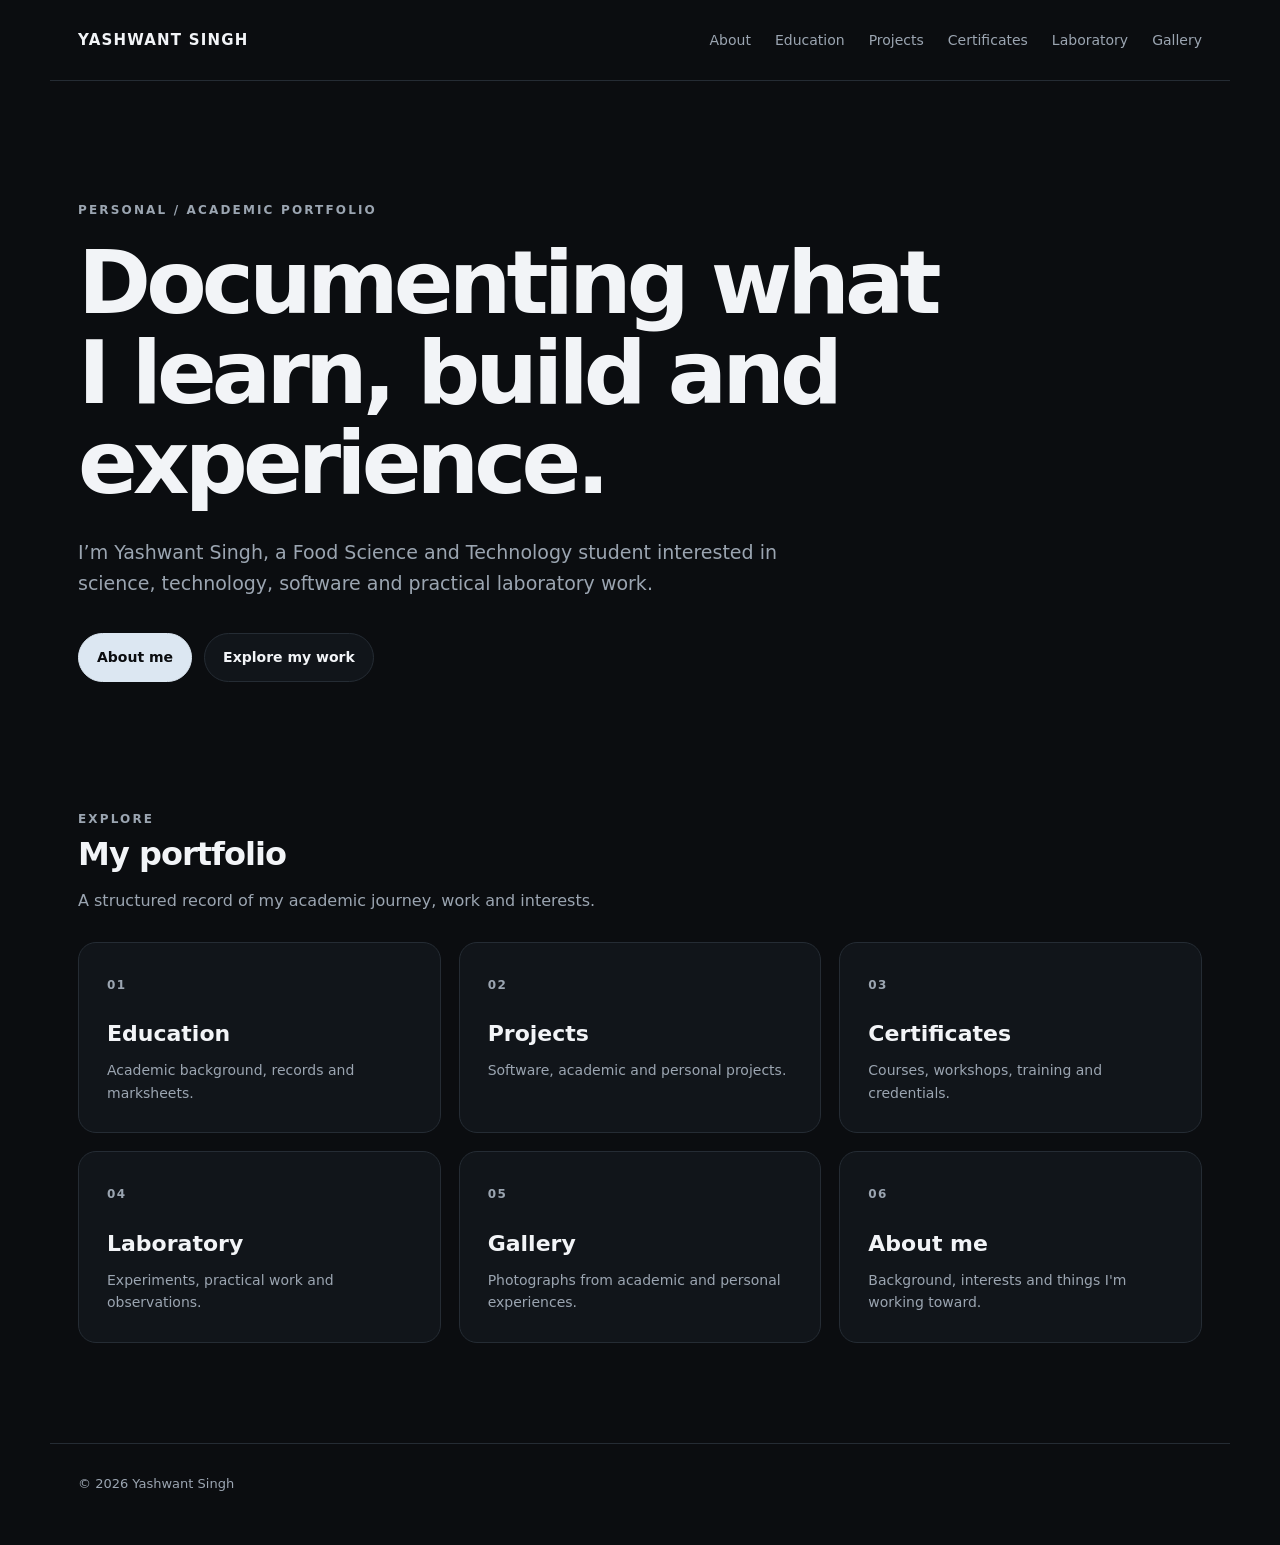
<file: index.html>
<!DOCTYPE html>
<html lang="en">
<head>
  <meta charset="UTF-8">
  <meta name="viewport" content="width=device-width, initial-scale=1.0">

  <meta
    name="description"
    content="Yashwant Singh — personal academic and professional portfolio."
  >

  <title>Yashwant Singh | Portfolio</title>

  <link rel="stylesheet" href="assets/css/style.css">
</head>

<body>

  <header class="site-header">
    <a class="brand" href="./">YASHWANT SINGH</a>

    <nav class="nav" aria-label="Main navigation">
      <a href="about/">About</a>
      <a href="education/">Education</a>
      <a href="projects/">Projects</a>
      <a href="certificates/">Certificates</a>
      <a href="laboratory/">Laboratory</a>
      <a href="gallery/">Gallery</a>
    </nav>
  </header>

  <main>

    <section class="hero">

      <p class="eyebrow">PERSONAL / ACADEMIC PORTFOLIO</p>

      <h1>
        Documenting what I learn, build and experience.
      </h1>

      <p class="hero-description">
        I’m Yashwant Singh, a Food Science and Technology student
        interested in science, technology, software and practical
        laboratory work.
      </p>

      <div class="hero-actions">
        <a class="button primary" href="about/">
          About me
        </a>

        <a class="button" href="projects/">
          Explore my work
        </a>
      </div>

    </section>

    <section class="section">

      <div class="section-heading">
        <p class="eyebrow">EXPLORE</p>
        <h2>My portfolio</h2>
        <p>
          A structured record of my academic journey, work and interests.
        </p>
      </div>

      <div class="cards">

        <a class="card" href="education/">
          <span class="card-number">01</span>
          <h3>Education</h3>
          <p>
            Academic background, records and marksheets.
          </p>
        </a>

        <a class="card" href="projects/">
          <span class="card-number">02</span>
          <h3>Projects</h3>
          <p>
            Software, academic and personal projects.
          </p>
        </a>

        <a class="card" href="certificates/">
          <span class="card-number">03</span>
          <h3>Certificates</h3>
          <p>
            Courses, workshops, training and credentials.
          </p>
        </a>

        <a class="card" href="laboratory/">
          <span class="card-number">04</span>
          <h3>Laboratory</h3>
          <p>
            Experiments, practical work and observations.
          </p>
        </a>

        <a class="card" href="gallery/">
          <span class="card-number">05</span>
          <h3>Gallery</h3>
          <p>
            Photographs from academic and personal experiences.
          </p>
        </a>

        <a class="card" href="about/">
          <span class="card-number">06</span>
          <h3>About me</h3>
          <p>
            Background, interests and things I'm working toward.
          </p>
        </a>

      </div>

    </section>

  </main>

  <footer class="site-footer">
    © 2026 Yashwant Singh
  </footer>

</body>
</html>
</file>
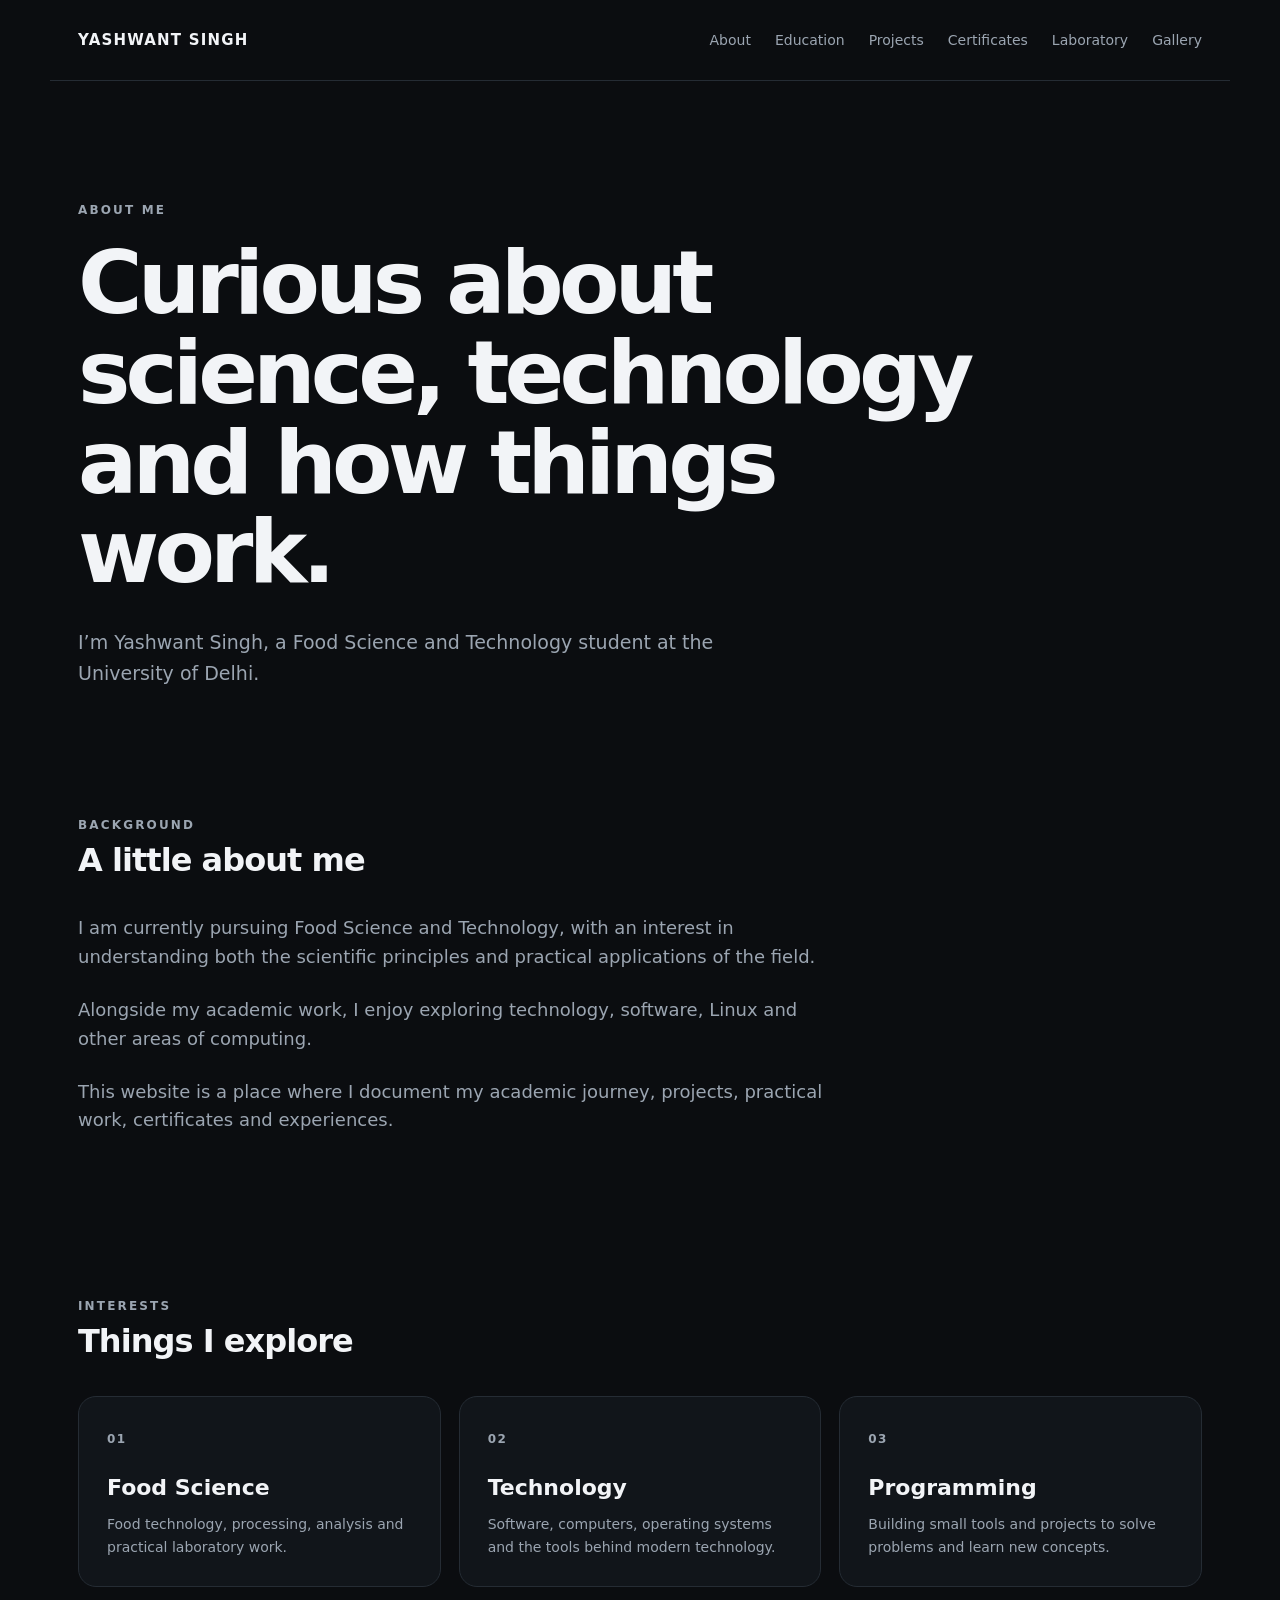
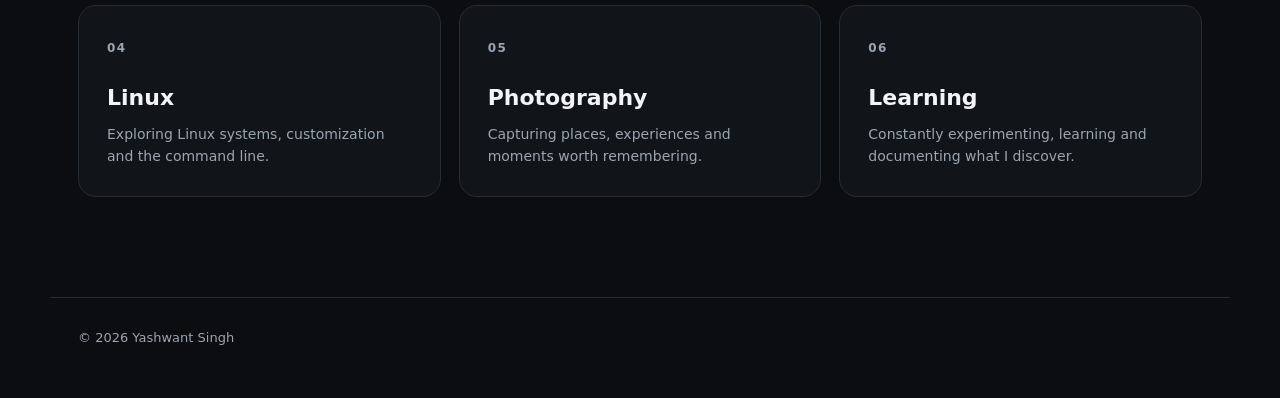
<file: about/index.html>
<!DOCTYPE html>
<html lang="en">
<head>
  <meta charset="UTF-8">
  <meta name="viewport" content="width=device-width, initial-scale=1.0">

  <meta
    name="description"
    content="About Yashwant Singh — background, interests and academic journey."
  >

  <title>About | Yashwant Singh</title>

  <link rel="stylesheet" href="../assets/css/style.css">
</head>

<body>

  <header class="site-header">
    <a class="brand" href="../">YASHWANT SINGH</a>

    <nav class="nav" aria-label="Main navigation">
      <a href="../about/">About</a>
      <a href="../education/">Education</a>
      <a href="../projects/">Projects</a>
      <a href="../certificates/">Certificates</a>
      <a href="../laboratory/">Laboratory</a>
      <a href="../gallery/">Gallery</a>
    </nav>
  </header>

  <main>

    <section class="hero">

      <p class="eyebrow">ABOUT ME</p>

      <h1>
        Curious about science,
        technology and how things work.
      </h1>

      <p class="hero-description">
        I’m Yashwant Singh, a Food Science and Technology student
        at the University of Delhi.
      </p>

    </section>

    <section class="section">

      <div class="section-heading">
        <p class="eyebrow">BACKGROUND</p>
        <h2>A little about me</h2>
      </div>

      <div class="about-text">

        <p>
          I am currently pursuing Food Science and Technology,
          with an interest in understanding both the scientific
          principles and practical applications of the field.
        </p>

        <p>
          Alongside my academic work, I enjoy exploring technology,
          software, Linux and other areas of computing.
        </p>

        <p>
          This website is a place where I document my academic
          journey, projects, practical work, certificates and
          experiences.
        </p>

      </div>

    </section>

    <section class="section">

      <div class="section-heading">
        <p class="eyebrow">INTERESTS</p>
        <h2>Things I explore</h2>
      </div>

      <div class="cards">

        <article class="card">
          <span class="card-number">01</span>
          <h3>Food Science</h3>
          <p>
            Food technology, processing, analysis and practical
            laboratory work.
          </p>
        </article>

        <article class="card">
          <span class="card-number">02</span>
          <h3>Technology</h3>
          <p>
            Software, computers, operating systems and the tools
            behind modern technology.
          </p>
        </article>

        <article class="card">
          <span class="card-number">03</span>
          <h3>Programming</h3>
          <p>
            Building small tools and projects to solve problems
            and learn new concepts.
          </p>
        </article>

        <article class="card">
          <span class="card-number">04</span>
          <h3>Linux</h3>
          <p>
            Exploring Linux systems, customization and the
            command line.
          </p>
        </article>

        <article class="card">
          <span class="card-number">05</span>
          <h3>Photography</h3>
          <p>
            Capturing places, experiences and moments worth
            remembering.
          </p>
        </article>

        <article class="card">
          <span class="card-number">06</span>
          <h3>Learning</h3>
          <p>
            Constantly experimenting, learning and documenting
            what I discover.
          </p>
        </article>

      </div>

    </section>

  </main>

  <footer class="site-footer">
    © 2026 Yashwant Singh
  </footer>

</body>
</html>
</file>
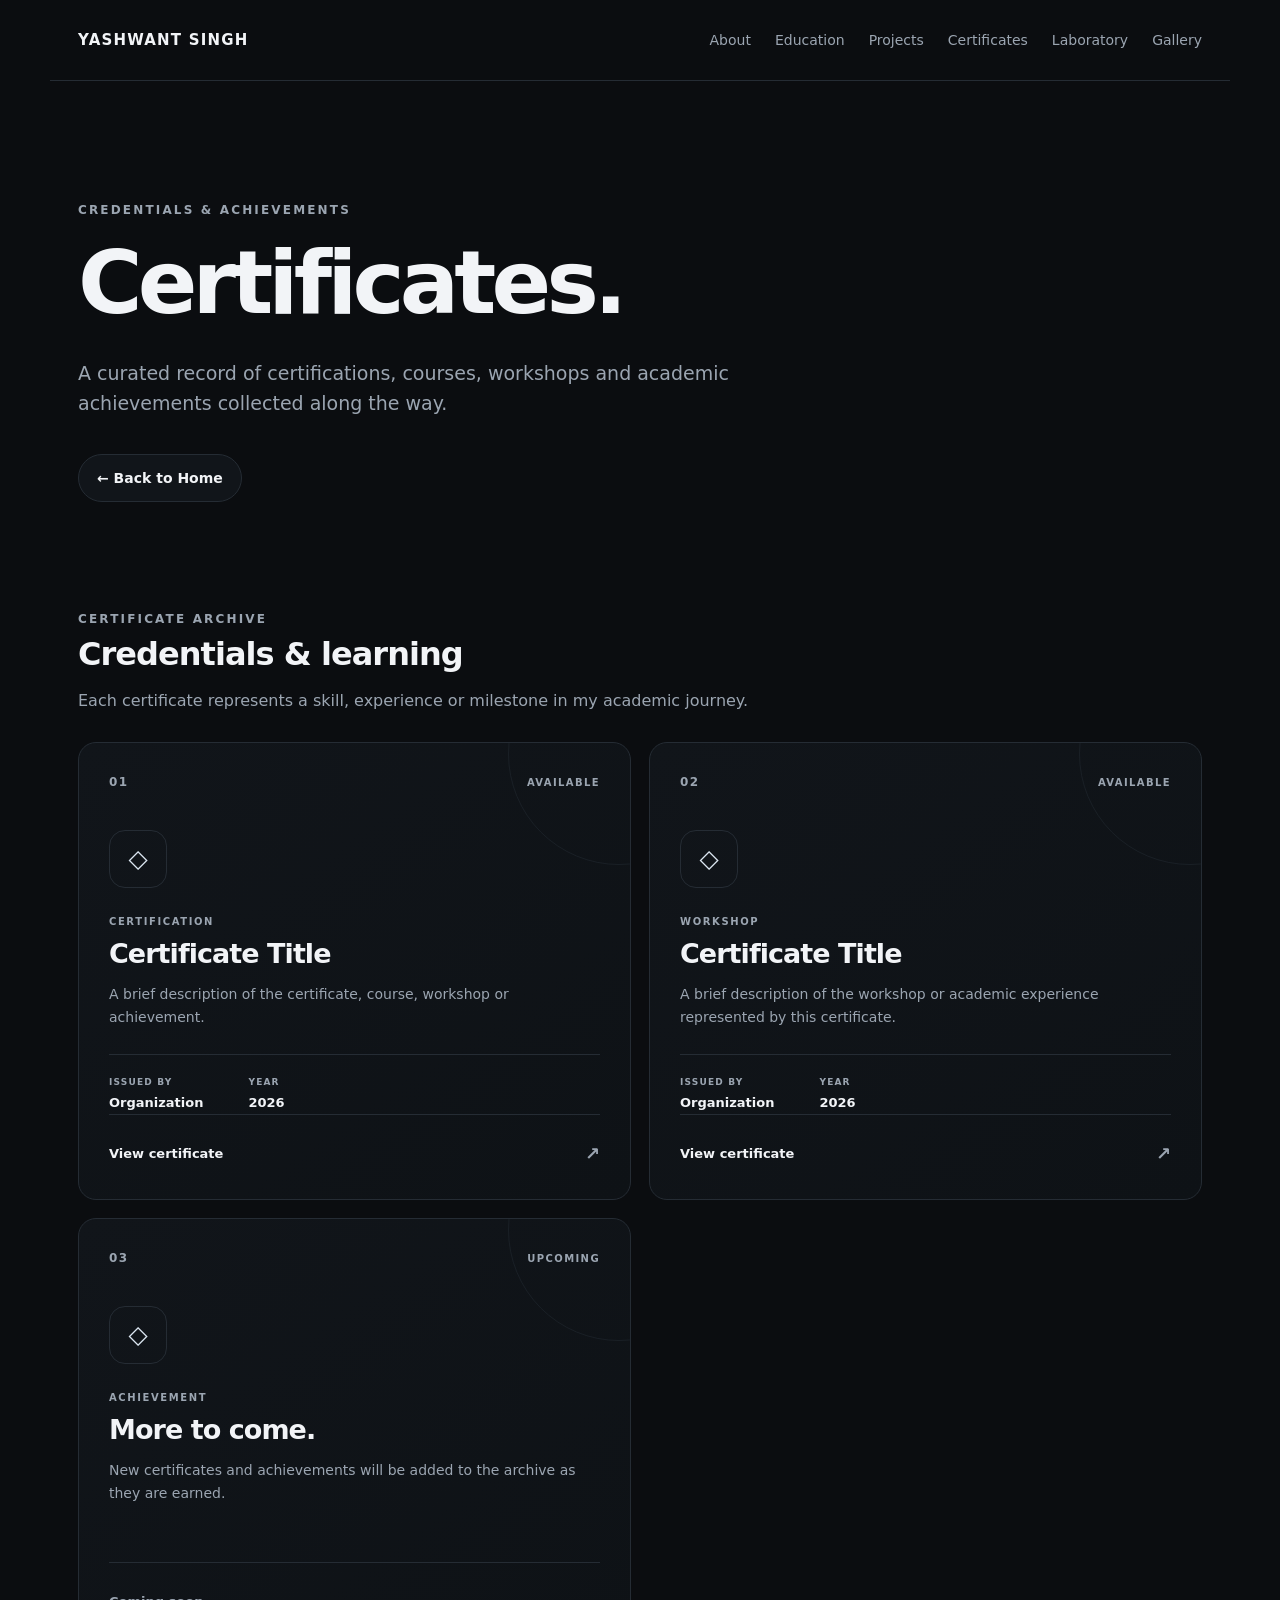
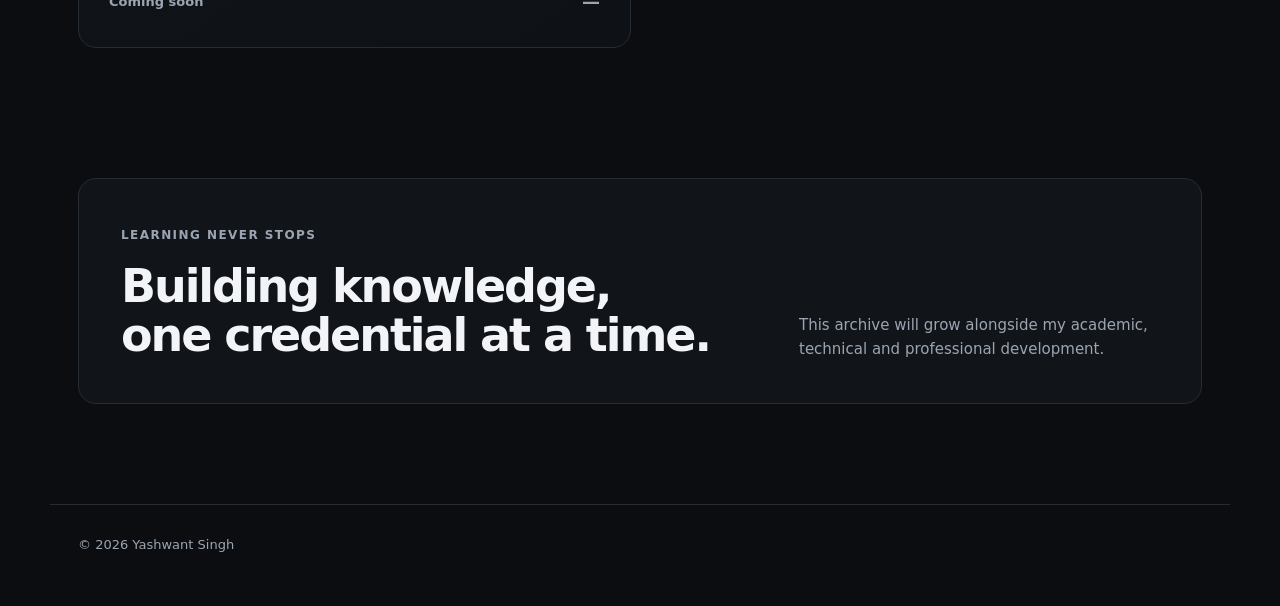
<file: certificates/index.html>
<!DOCTYPE html>
<html lang="en">
<head>
  <meta charset="UTF-8">
  <meta name="viewport" content="width=device-width, initial-scale=1.0">

  <meta
    name="description"
    content="Certificates, credentials and achievements of Yashwant Singh."
  >

  <title>Certificates | Yashwant Singh</title>

  <link rel="stylesheet" href="../assets/css/style.css">
</head>

<body>

  <header class="site-header">
    <a class="brand" href="../">YASHWANT SINGH</a>

    <nav class="nav" aria-label="Main navigation">
      <a href="../about/">About</a>
      <a href="../education/">Education</a>
      <a href="../projects/">Projects</a>
      <a href="../certificates/">Certificates</a>
      <a href="../laboratory/">Laboratory</a>
      <a href="../gallery/">Gallery</a>
    </nav>
  </header>

  <main>

    <section class="hero certificate-hero">

      <p class="eyebrow">CREDENTIALS & ACHIEVEMENTS</p>

      <h1>
        Certificates.
      </h1>

      <p class="hero-description">
        A curated record of certifications, courses, workshops
        and academic achievements collected along the way.
      </p>

      <div class="hero-actions">
        <a class="button" href="../">
          ← Back to Home
        </a>
      </div>

    </section>

    <section class="section">

      <div class="section-heading">
        <p class="eyebrow">CERTIFICATE ARCHIVE</p>

        <h2>
          Credentials & learning
        </h2>

        <p>
          Each certificate represents a skill, experience or
          milestone in my academic journey.
        </p>
      </div>

      <div class="certificate-grid">

        <article class="certificate-card">

          <div class="certificate-top">
            <span class="card-number">01</span>
            <span class="certificate-status">AVAILABLE</span>
          </div>

          <div class="certificate-icon" aria-hidden="true">
            ◇
          </div>

          <div class="certificate-content">

            <p class="certificate-type">
              CERTIFICATION
            </p>

            <h3>
              Certificate Title
            </h3>

            <p class="certificate-description">
              A brief description of the certificate, course,
              workshop or achievement.
            </p>

            <div class="certificate-details">
              <div>
                <span>ISSUED BY</span>
                <strong>Organization</strong>
              </div>

              <div>
                <span>YEAR</span>
                <strong>2026</strong>
              </div>
            </div>

          </div>

          <a class="certificate-link" href="#">
            View certificate
            <span>↗</span>
          </a>

        </article>


        <article class="certificate-card">

          <div class="certificate-top">
            <span class="card-number">02</span>
            <span class="certificate-status">AVAILABLE</span>
          </div>

          <div class="certificate-icon" aria-hidden="true">
            ◇
          </div>

          <div class="certificate-content">

            <p class="certificate-type">
              WORKSHOP
            </p>

            <h3>
              Certificate Title
            </h3>

            <p class="certificate-description">
              A brief description of the workshop or academic
              experience represented by this certificate.
            </p>

            <div class="certificate-details">
              <div>
                <span>ISSUED BY</span>
                <strong>Organization</strong>
              </div>

              <div>
                <span>YEAR</span>
                <strong>2026</strong>
              </div>
            </div>

          </div>

          <a class="certificate-link" href="#">
            View certificate
            <span>↗</span>
          </a>

        </article>


        <article class="certificate-card">

          <div class="certificate-top">
            <span class="card-number">03</span>
            <span class="certificate-status">UPCOMING</span>
          </div>

          <div class="certificate-icon" aria-hidden="true">
            ◇
          </div>

          <div class="certificate-content">

            <p class="certificate-type">
              ACHIEVEMENT
            </p>

            <h3>
              More to come.
            </h3>

            <p class="certificate-description">
              New certificates and achievements will be added
              to the archive as they are earned.
            </p>

          </div>

          <span class="certificate-link certificate-link-disabled">
            Coming soon
            <span>—</span>
          </span>

        </article>

      </div>

    </section>


    <section class="section">

      <div class="certificate-summary">

        <div>
          <span class="card-number">LEARNING NEVER STOPS</span>

          <h2>
            Building knowledge,<br>
            one credential at a time.
          </h2>
        </div>

        <p>
          This archive will grow alongside my academic,
          technical and professional development.
        </p>

      </div>

    </section>

  </main>

  <footer class="site-footer">
    © 2026 Yashwant Singh
  </footer>

</body>
</html>
</file>
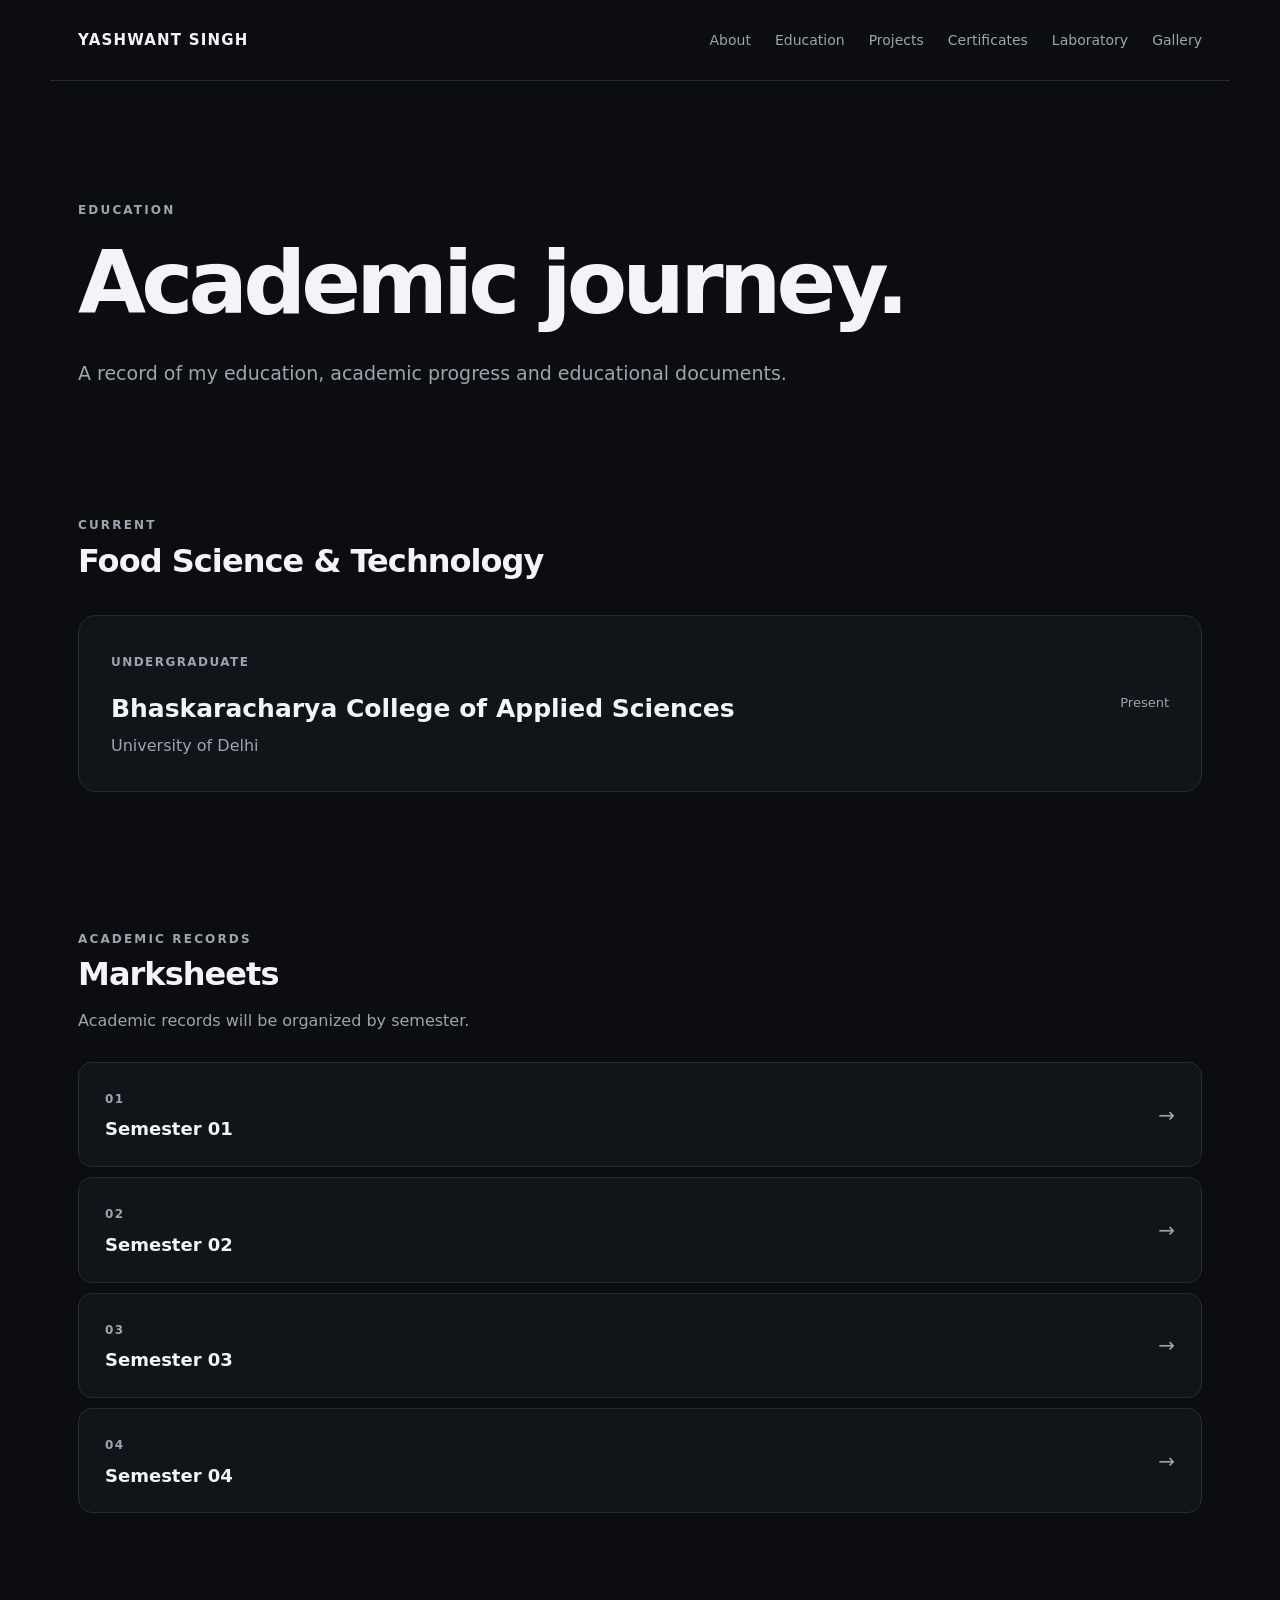
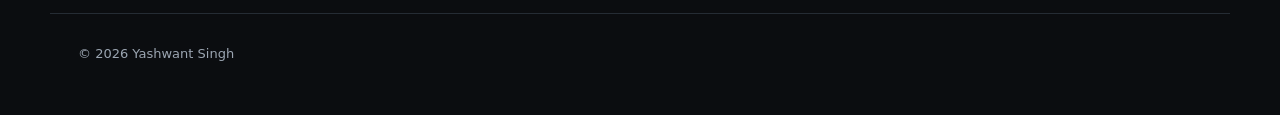
<file: education/index.html>
<!DOCTYPE html>
<html lang="en">
<head>
  <meta charset="UTF-8">
  <meta name="viewport" content="width=device-width, initial-scale=1.0">

  <meta
    name="description"
    content="Education and academic records of Yashwant Singh."
  >

  <title>Education | Yashwant Singh</title>

  <link rel="stylesheet" href="../assets/css/style.css">
</head>

<body>

  <header class="site-header">
    <a class="brand" href="../">YASHWANT SINGH</a>

    <nav class="nav" aria-label="Main navigation">
      <a href="../about/">About</a>
      <a href="../education/">Education</a>
      <a href="../projects/">Projects</a>
      <a href="../certificates/">Certificates</a>
      <a href="../laboratory/">Laboratory</a>
      <a href="../gallery/">Gallery</a>
    </nav>
  </header>

  <main>

    <section class="hero">

      <p class="eyebrow">EDUCATION</p>

      <h1>
        Academic journey.
      </h1>

      <p class="hero-description">
        A record of my education, academic progress and
        educational documents.
      </p>

    </section>

    <section class="section">

      <div class="section-heading">
        <p class="eyebrow">CURRENT</p>
        <h2>Food Science & Technology</h2>
      </div>

      <div class="education-card">

        <div>
          <span class="card-number">UNDERGRADUATE</span>

          <h3>
            Bhaskaracharya College of Applied Sciences
          </h3>

          <p>
            University of Delhi
          </p>
        </div>

        <div class="education-status">
          <span>Present</span>
        </div>

      </div>

    </section>

    <section class="section">

      <div class="section-heading">
        <p class="eyebrow">ACADEMIC RECORDS</p>

        <h2>
          Marksheets
        </h2>

        <p>
          Academic records will be organized by semester.
        </p>
      </div>

      <div class="record-list">

        <a class="record" href="marksheets/">
          <div>
            <span class="card-number">01</span>
            <h3>Semester 01</h3>
          </div>

          <span class="record-arrow">→</span>
        </a>

        <a class="record" href="marksheets/">
          <div>
            <span class="card-number">02</span>
            <h3>Semester 02</h3>
          </div>

          <span class="record-arrow">→</span>
        </a>

        <a class="record" href="marksheets/">
          <div>
            <span class="card-number">03</span>
            <h3>Semester 03</h3>
          </div>

          <span class="record-arrow">→</span>
        </a>

        <a class="record" href="marksheets/">
          <div>
            <span class="card-number">04</span>
            <h3>Semester 04</h3>
          </div>

          <span class="record-arrow">→</span>
        </a>

      </div>

    </section>

  </main>

  <footer class="site-footer">
    © 2026 Yashwant Singh
  </footer>

</body>
</html>
</file>
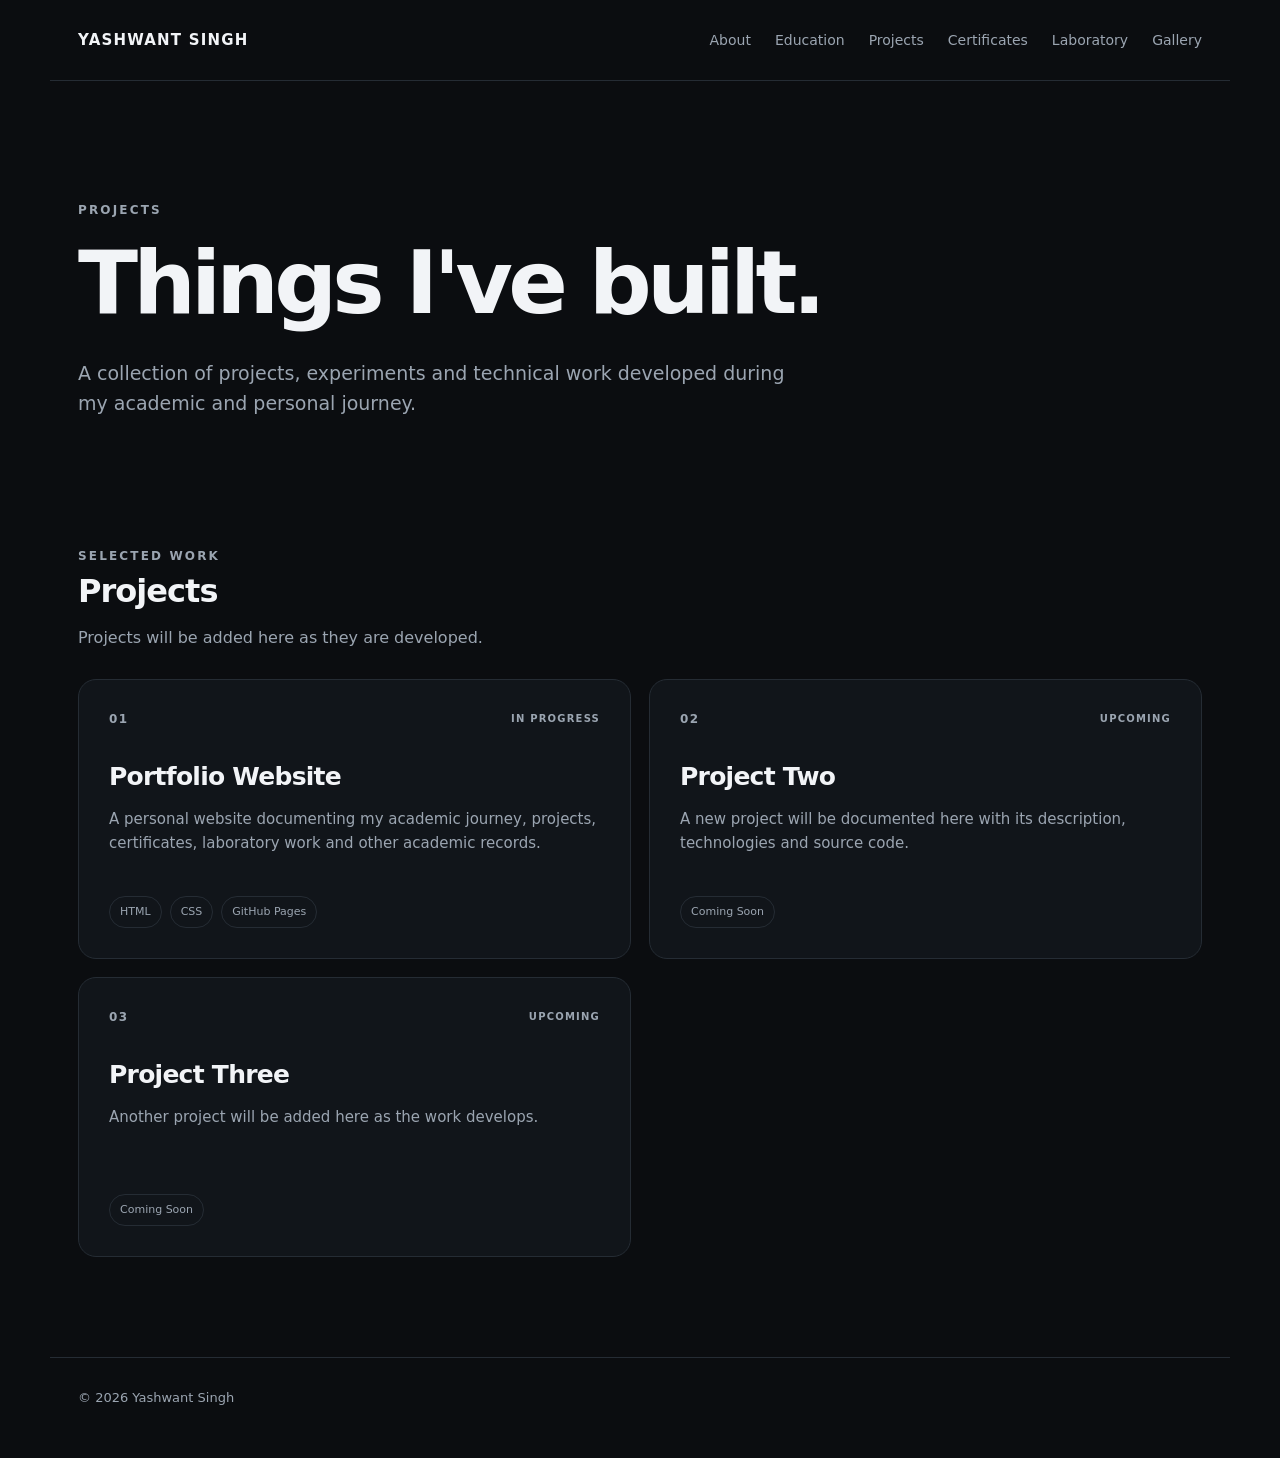
<file: projects/index.html>
<!DOCTYPE html>
<html lang="en">
<head>
  <meta charset="UTF-8">
  <meta name="viewport" content="width=device-width, initial-scale=1.0">

  <meta
    name="description"
    content="Projects and technical work by Yashwant Singh."
  >

  <title>Projects | Yashwant Singh</title>

  <link rel="stylesheet" href="../assets/css/style.css">
</head>

<body>

  <header class="site-header">
    <a class="brand" href="../">YASHWANT SINGH</a>

    <nav class="nav" aria-label="Main navigation">
      <a href="../about/">About</a>
      <a href="../education/">Education</a>
      <a href="../projects/">Projects</a>
      <a href="../certificates/">Certificates</a>
      <a href="../laboratory/">Laboratory</a>
      <a href="../gallery/">Gallery</a>
    </nav>
  </header>

  <main>

    <section class="hero">

      <p class="eyebrow">PROJECTS</p>

      <h1>
        Things I've built.
      </h1>

      <p class="hero-description">
        A collection of projects, experiments and technical work
        developed during my academic and personal journey.
      </p>

    </section>

    <section class="section">

      <div class="section-heading">
        <p class="eyebrow">SELECTED WORK</p>
        <h2>Projects</h2>
        <p>
          Projects will be added here as they are developed.
        </p>
      </div>

      <div class="project-grid">

        <article class="project-card">

          <div class="project-top">
            <span class="card-number">01</span>
            <span class="project-status">IN PROGRESS</span>
          </div>

          <h3>Portfolio Website</h3>

          <p>
            A personal website documenting my academic journey,
            projects, certificates, laboratory work and other
            academic records.
          </p>

          <div class="project-meta">
            <span>HTML</span>
            <span>CSS</span>
            <span>GitHub Pages</span>
          </div>

        </article>

        <article class="project-card">

          <div class="project-top">
            <span class="card-number">02</span>
            <span class="project-status">UPCOMING</span>
          </div>

          <h3>Project Two</h3>

          <p>
            A new project will be documented here with its
            description, technologies and source code.
          </p>

          <div class="project-meta">
            <span>Coming Soon</span>
          </div>

        </article>

        <article class="project-card">

          <div class="project-top">
            <span class="card-number">03</span>
            <span class="project-status">UPCOMING</span>
          </div>

          <h3>Project Three</h3>

          <p>
            Another project will be added here as the work
            develops.
          </p>

          <div class="project-meta">
            <span>Coming Soon</span>
          </div>

        </article>

      </div>

    </section>

  </main>

  <footer class="site-footer">
    © 2026 Yashwant Singh
  </footer>

</body>
</html>
</file>
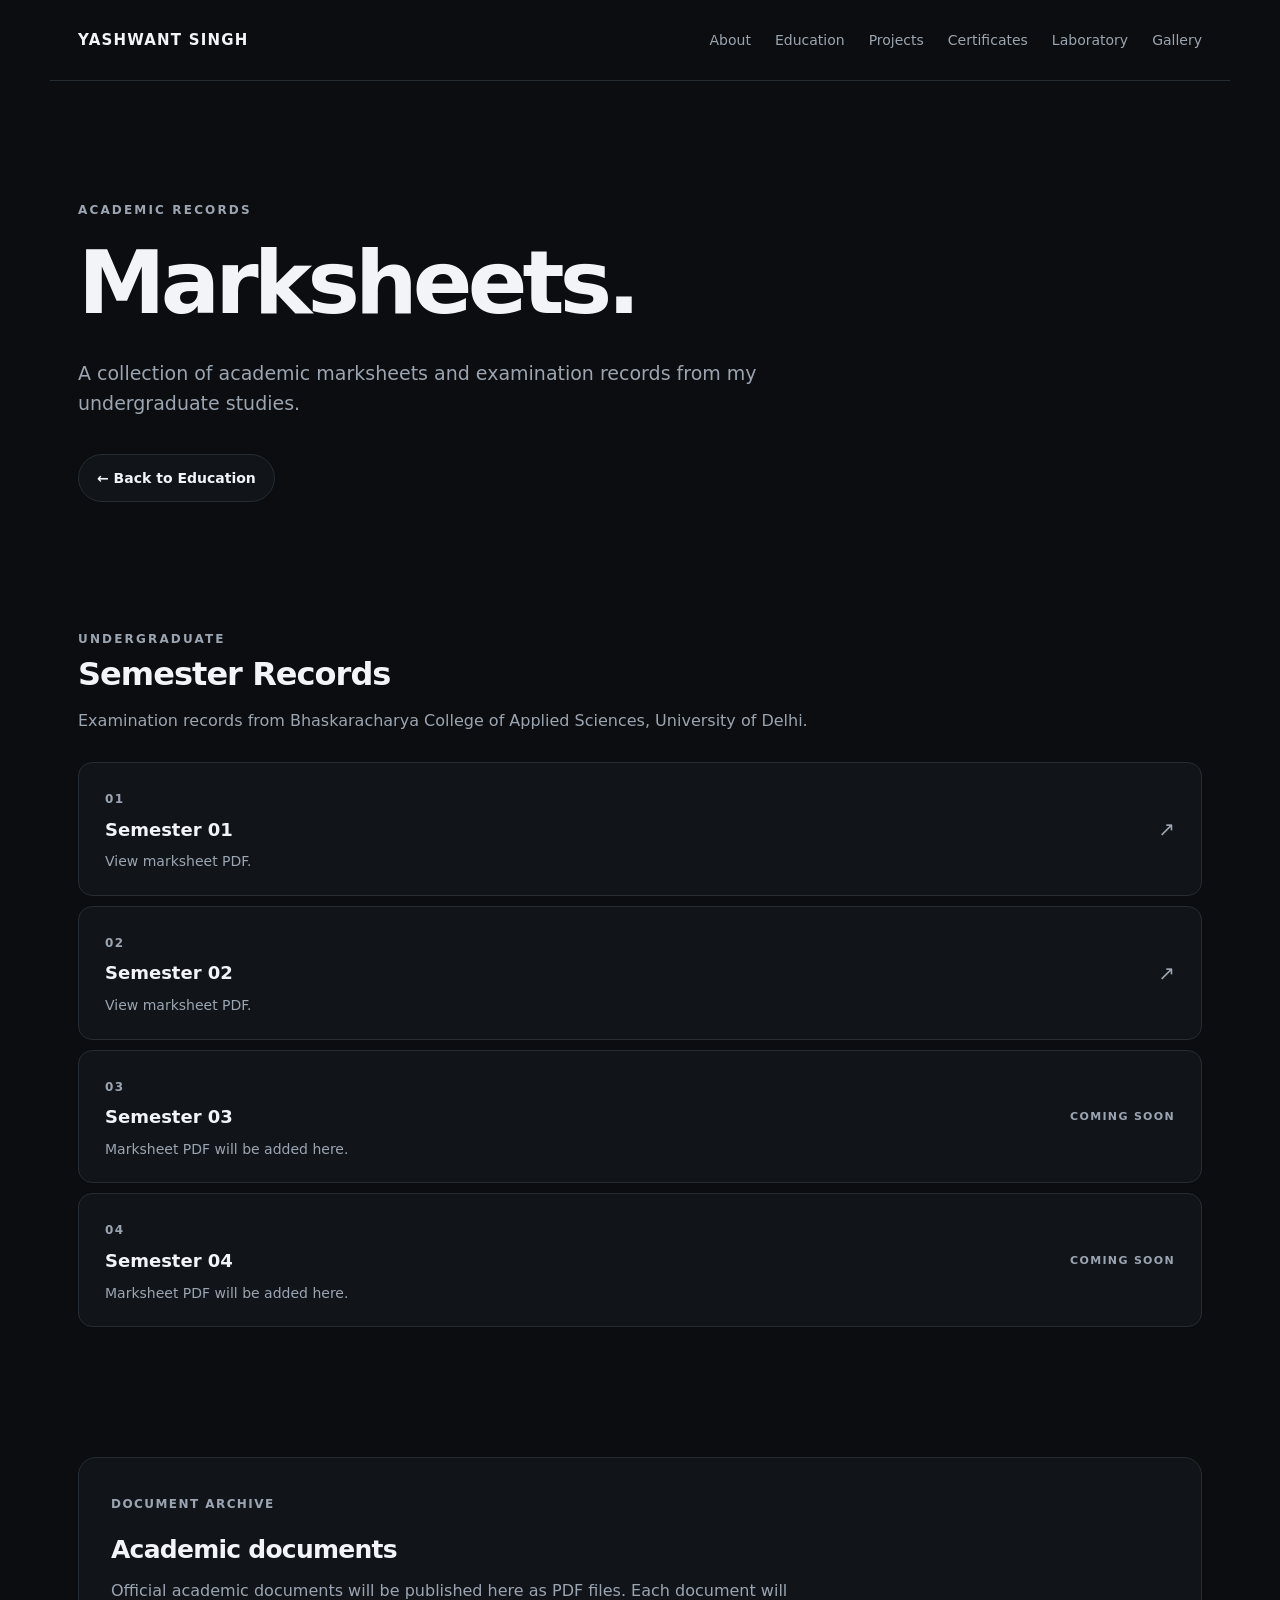
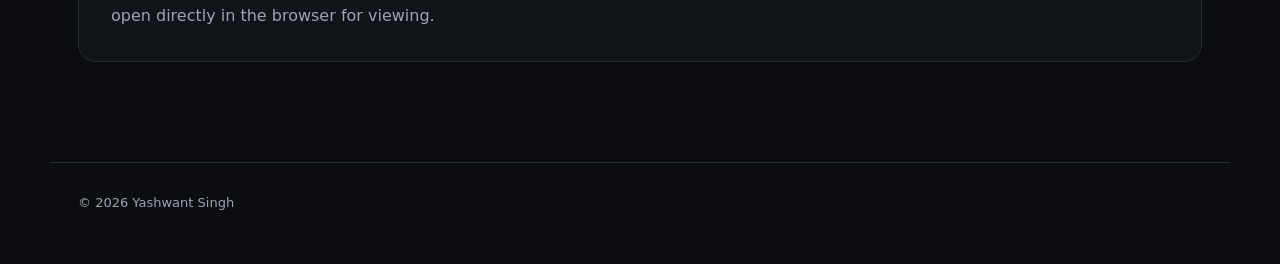
<file: education/marksheets/index.html>
<!DOCTYPE html>
<html lang="en">
<head>
  <meta charset="UTF-8">
  <meta name="viewport" content="width=device-width, initial-scale=1.0">

  <meta
    name="description"
    content="Academic marksheets and examination records of Yashwant Singh."
  >

  <title>Marksheets | Yashwant Singh</title>

  <link rel="stylesheet" href="../../assets/css/style.css">
</head>

<body>

  <header class="site-header">
    <a class="brand" href="../../">YASHWANT SINGH</a>

    <nav class="nav" aria-label="Main navigation">
      <a href="../../about/">About</a>
      <a href="../">Education</a>
      <a href="../../projects/">Projects</a>
      <a href="../../certificates/">Certificates</a>
      <a href="../../laboratory/">Laboratory</a>
      <a href="../../gallery/">Gallery</a>
    </nav>
  </header>

  <main>

    <section class="hero">

      <p class="eyebrow">ACADEMIC RECORDS</p>

      <h1>
        Marksheets.
      </h1>

      <p class="hero-description">
        A collection of academic marksheets and examination
        records from my undergraduate studies.
      </p>

      <div class="hero-actions">
        <a class="button" href="../">
          ← Back to Education
        </a>
      </div>

    </section>

    <section class="section">

      <div class="section-heading">
        <p class="eyebrow">UNDERGRADUATE</p>
        <h2>Semester Records</h2>
        <p>
          Examination records from Bhaskaracharya College of Applied Sciences,
          University of Delhi.
        </p>
      </div>

      <div class="record-list">

        <a class="record" href="semester-01.pdf" target="_blank" rel="noopener">
          <div>
            <span class="card-number">01</span>
            <h3>Semester 01</h3>
            <p>View marksheet PDF.</p>
          </div>

          <span class="record-arrow">↗</span>
        </a>

        <a class="record" href="semester-02.pdf" target="_blank" rel="noopener">
          <div>
            <span class="card-number">02</span>
            <h3>Semester 02</h3>
            <p>View marksheet PDF.</p>
          </div>

          <span class="record-arrow">↗</span>
        </a>

        <div class="record record-disabled">
          <div>
            <span class="card-number">03</span>
            <h3>Semester 03</h3>
            <p>Marksheet PDF will be added here.</p>
          </div>

          <span class="record-label">COMING SOON</span>
        </div>

        <div class="record record-disabled">
          <div>
            <span class="card-number">04</span>
            <h3>Semester 04</h3>
            <p>Marksheet PDF will be added here.</p>
          </div>

          <span class="record-label">COMING SOON</span>
        </div>

      </div>

    </section>

    <section class="section">

      <div class="document-note">

        <span class="card-number">DOCUMENT ARCHIVE</span>

        <h2>Academic documents</h2>

        <p>
          Official academic documents will be published here as PDF files.
          Each document will open directly in the browser for viewing.
        </p>

      </div>

    </section>

  </main>

  <footer class="site-footer">
    © 2026 Yashwant Singh
  </footer>

</body>
</html>
</file>
<file: assets/css/style.css>
:root {
  --bg: #0b0d10;
  --surface: #11151a;
  --surface-hover: #171c22;
  --text: #f2f4f7;
  --muted: #9ba5b1;
  --border: #252c34;
  --accent: #dce7f2;

  --max-width: 1180px;
  --radius: 18px;
}

* {
  box-sizing: border-box;
}

html {
  scroll-behavior: smooth;
}

body {
  margin: 0;
  background: var(--bg);
  color: var(--text);
  font-family: Inter, system-ui, -apple-system, BlinkMacSystemFont, "Segoe UI", sans-serif;
  line-height: 1.6;
}

a {
  color: inherit;
  text-decoration: none;
}

.site-header {
  max-width: var(--max-width);
  margin: 0 auto;
  padding: 28px;
  display: flex;
  align-items: center;
  justify-content: space-between;
  gap: 30px;
  border-bottom: 1px solid var(--border);
}

.brand {
  font-weight: 700;
  letter-spacing: 0.08em;
  font-size: 15px;
  white-space: nowrap;
}

.nav {
  display: flex;
  gap: 24px;
  flex-wrap: wrap;
  justify-content: flex-end;
}

.nav a {
  color: var(--muted);
  font-size: 14px;
  transition: color 0.2s ease;
}

.nav a:hover {
  color: var(--text);
}

.hero {
  max-width: var(--max-width);
  margin: 0 auto;
  padding: 120px 28px 90px;
}

.eyebrow {
  margin: 0 0 18px;
  color: var(--muted);
  font-size: 12px;
  font-weight: 700;
  letter-spacing: 0.18em;
}

.hero h1 {
  max-width: 900px;
  margin: 0;
  font-size: clamp(48px, 8vw, 88px);
  line-height: 1.02;
  letter-spacing: -0.055em;
}

.hero-description {
  max-width: 720px;
  margin: 30px 0 0;
  color: var(--muted);
  font-size: 19px;
}

.hero-actions {
  display: flex;
  gap: 12px;
  flex-wrap: wrap;
  margin-top: 35px;
}

.button {
  display: inline-flex;
  align-items: center;
  justify-content: center;
  padding: 12px 18px;
  border: 1px solid var(--border);
  border-radius: 999px;
  font-size: 14px;
  font-weight: 600;
  background: var(--surface);
  transition:
    background 0.2s ease,
    border-color 0.2s ease,
    transform 0.2s ease;
}

.button:hover {
  background: var(--surface-hover);
  border-color: #3a434e;
  transform: translateY(-2px);
}

.button.primary {
  background: var(--accent);
  color: #0b0d10;
  border-color: var(--accent);
}

.section {
  max-width: var(--max-width);
  margin: 0 auto;
  padding: 30px 28px 100px;
}

.section-heading {
  margin-bottom: 28px;
}

.section-heading h2 {
  margin: 0;
  font-size: 32px;
  letter-spacing: -0.03em;
}

.section-heading p {
  margin: 8px 0 0;
  color: var(--muted);
}

.cards {
  display: grid;
  grid-template-columns: repeat(3, 1fr);
  gap: 18px;
}

.card {
  display: block;
  padding: 28px;
  min-height: 190px;
  background: var(--surface);
  border: 1px solid var(--border);
  border-radius: var(--radius);
  transition:
    transform 0.2s ease,
    background 0.2s ease,
    border-color 0.2s ease;
}

.card:hover {
  transform: translateY(-4px);
  background: var(--surface-hover);
  border-color: #343d47;
}

.card-number {
  color: var(--muted);
  font-size: 12px;
  font-weight: 700;
  letter-spacing: 0.12em;
}

.card h3 {
  margin: 20px 0 8px;
  font-size: 22px;
}

.card p {
  margin: 0;
  color: var(--muted);
  font-size: 14px;
}

.site-footer {
  max-width: var(--max-width);
  margin: 0 auto;
  padding: 30px 28px 50px;
  border-top: 1px solid var(--border);
  color: var(--muted);
  font-size: 13px;
}

@media (max-width: 800px) {
  .site-header {
    align-items: flex-start;
    flex-direction: column;
  }

  .nav {
    justify-content: flex-start;
    gap: 16px;
  }

  .hero {
    padding-top: 80px;
  }

  .cards {
    grid-template-columns: 1fr;
  }
}

.about-text {
  max-width: 760px;
}

.about-text p {
  margin: 0 0 24px;
  color: var(--muted);
  font-size: 18px;
}


.education-card {
  display: flex;
  align-items: center;
  justify-content: space-between;
  gap: 30px;
  padding: 32px;
  background: var(--surface);
  border: 1px solid var(--border);
  border-radius: var(--radius);
}

.education-card h3 {
  margin: 16px 0 4px;
  font-size: 25px;
}

.education-card p {
  margin: 0;
  color: var(--muted);
}

.education-status {
  color: var(--muted);
  font-size: 13px;
  white-space: nowrap;
}

.record-list {
  display: flex;
  flex-direction: column;
  gap: 10px;
}

.record {
  display: flex;
  align-items: center;
  justify-content: space-between;
  padding: 22px 26px;
  background: var(--surface);
  border: 1px solid var(--border);
  border-radius: 14px;
  transition:
    background 0.2s ease,
    transform 0.2s ease;
}

.record:hover {
  background: var(--surface-hover);
  transform: translateX(5px);
}

.record h3 {
  margin: 5px 0 0;
  font-size: 18px;
}

.record-arrow {
  color: var(--muted);
  font-size: 20px;
}

@media (max-width: 600px) {
  .education-card {
    align-items: flex-start;
    flex-direction: column;
  }
}

.record p {
  margin: 6px 0 0;
  color: var(--muted);
  font-size: 14px;
}

.record-disabled {
  cursor: default;
}

.record-disabled:hover {
  transform: none;
}

.record-label {
  color: var(--muted);
  font-size: 11px;
  font-weight: 700;
  letter-spacing: 0.12em;
  white-space: nowrap;
}

.document-note {
  padding: 32px;
  background: var(--surface);
  border: 1px solid var(--border);
  border-radius: var(--radius);
}

.document-note h2 {
  margin: 14px 0 8px;
  font-size: 25px;
  letter-spacing: -0.03em;
}

.document-note p {
  max-width: 700px;
  margin: 0;
  color: var(--muted);
}

@media (max-width: 600px) {
  .record {
    align-items: flex-start;
    gap: 20px;
  }

  .record-label {
    margin-top: 4px;
  }

  .document-note {
    padding: 26px;
  }
}

.project-grid {
  display: grid;
  grid-template-columns: repeat(2, 1fr);
  gap: 18px;
}

.project-card {
  padding: 30px;
  min-height: 280px;
  display: flex;
  flex-direction: column;
  background: var(--surface);
  border: 1px solid var(--border);
  border-radius: var(--radius);
  transition:
    transform 0.2s ease,
    background 0.2s ease,
    border-color 0.2s ease;
}

.project-card:hover {
  transform: translateY(-4px);
  background: var(--surface-hover);
  border-color: #343d47;
}

.project-top {
  display: flex;
  align-items: center;
  justify-content: space-between;
  gap: 20px;
}

.project-status {
  color: var(--muted);
  font-size: 10px;
  font-weight: 700;
  letter-spacing: 0.12em;
}

.project-card h3 {
  margin: 28px 0 10px;
  font-size: 25px;
  letter-spacing: -0.03em;
}

.project-card > p {
  margin: 0;
  color: var(--muted);
  font-size: 15px;
}

.project-meta {
  display: flex;
  flex-wrap: wrap;
  gap: 8px;
  margin-top: auto;
  padding-top: 28px;
}

.project-meta span {
  padding: 6px 10px;
  border: 1px solid var(--border);
  border-radius: 999px;
  color: var(--muted);
  font-size: 11px;
}

@media (max-width: 700px) {
  .project-grid {
    grid-template-columns: 1fr;
  }
}

/* =========================================
   CERTIFICATES
   ========================================= */

.certificate-hero {
  padding-bottom: 70px;
}

.certificate-grid {
  display: grid;
  grid-template-columns: repeat(2, 1fr);
  gap: 18px;
}

.certificate-card {
  position: relative;
  display: flex;
  flex-direction: column;
  min-height: 430px;
  padding: 30px;
  overflow: hidden;
  background:
    linear-gradient(
      145deg,
      var(--surface),
      #0e1216
    );
  border: 1px solid var(--border);
  border-radius: var(--radius);
  transition:
    transform 0.25s ease,
    border-color 0.25s ease,
    background 0.25s ease;
}

.certificate-card::before {
  content: "";
  position: absolute;
  top: -100px;
  right: -100px;
  width: 220px;
  height: 220px;
  border: 1px solid var(--border);
  border-radius: 50%;
  opacity: 0.5;
  pointer-events: none;
}

.certificate-card:hover {
  transform: translateY(-5px);
  border-color: #3a434e;
  background:
    linear-gradient(
      145deg,
      var(--surface-hover),
      #10151a
    );
}

.certificate-top {
  position: relative;
  z-index: 1;
  display: flex;
  align-items: center;
  justify-content: space-between;
}

.certificate-status {
  color: var(--muted);
  font-size: 10px;
  font-weight: 700;
  letter-spacing: 0.14em;
}

.certificate-icon {
  position: relative;
  z-index: 1;
  display: flex;
  align-items: center;
  justify-content: center;
  width: 58px;
  height: 58px;
  margin-top: 38px;
  border: 1px solid var(--border);
  border-radius: 16px;
  color: var(--accent);
  font-size: 25px;
}

.certificate-content {
  position: relative;
  z-index: 1;
}

.certificate-type {
  margin: 26px 0 8px;
  color: var(--muted);
  font-size: 10px;
  font-weight: 700;
  letter-spacing: 0.16em;
}

.certificate-card h3 {
  margin: 0;
  font-size: 27px;
  line-height: 1.15;
  letter-spacing: -0.035em;
}

.certificate-description {
  max-width: 520px;
  margin: 14px 0 0;
  color: var(--muted);
  font-size: 14px;
}

.certificate-details {
  display: flex;
  gap: 45px;
  margin-top: 26px;
  padding-top: 20px;
  border-top: 1px solid var(--border);
}

.certificate-details div {
  display: flex;
  flex-direction: column;
  gap: 4px;
}

.certificate-details span {
  color: var(--muted);
  font-size: 9px;
  font-weight: 700;
  letter-spacing: 0.13em;
}

.certificate-details strong {
  font-size: 13px;
  font-weight: 600;
}

.certificate-link {
  position: relative;
  z-index: 1;
  display: flex;
  align-items: center;
  justify-content: space-between;
  gap: 20px;
  margin-top: auto;
  padding-top: 25px;
  color: var(--text);
  font-size: 13px;
  font-weight: 600;
  border-top: 1px solid var(--border);
}

.certificate-link span {
  color: var(--muted);
  font-size: 18px;
  transition: transform 0.2s ease;
}

.certificate-link:hover span {
  transform: translate(3px, -3px);
}

.certificate-link-disabled {
  color: var(--muted);
}

.certificate-link-disabled:hover span {
  transform: none;
}

.certificate-summary {
  display: flex;
  align-items: flex-end;
  justify-content: space-between;
  gap: 50px;
  padding: 42px;
  background: var(--surface);
  border: 1px solid var(--border);
  border-radius: var(--radius);
}

.certificate-summary h2 {
  margin: 15px 0 0;
  font-size: clamp(28px, 4vw, 46px);
  line-height: 1.08;
  letter-spacing: -0.045em;
}

.certificate-summary > p {
  max-width: 360px;
  margin: 0;
  color: var(--muted);
  font-size: 15px;
}

@media (max-width: 800px) {
  .certificate-grid {
    grid-template-columns: 1fr;
  }

  .certificate-summary {
    align-items: flex-start;
    flex-direction: column;
    padding: 30px;
  }
}

@media (max-width: 600px) {
  .certificate-card {
    min-height: 400px;
    padding: 25px;
  }

  .certificate-details {
    gap: 25px;
  }

  .certificate-summary h2 {
    font-size: 30px;
  }
}
</file>
